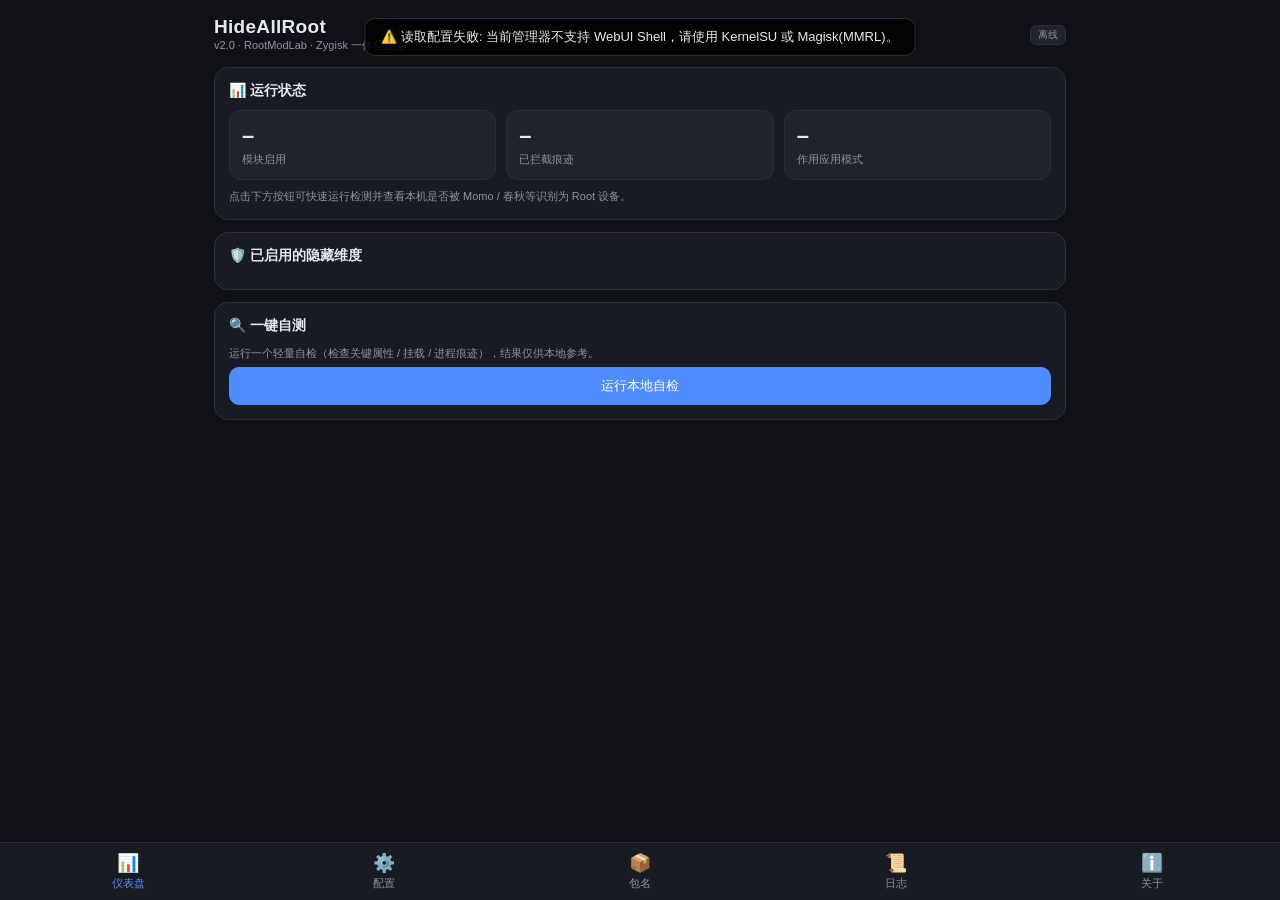
<file: webui/index.html>
<!DOCTYPE html>
<html lang="zh-CN">
<head>
<meta charset="UTF-8">
<meta name="viewport" content="width=device-width, initial-scale=1.0, maximum-scale=1.0, user-scalable=no">
<title>HideAllRoot v2.0</title>
<style>
  :root{
    --bg:#0f1115; --panel:#181b22; --panel2:#1f232c; --line:#2a2f3a;
    --txt:#e6e9ef; --muted:#8b93a3; --accent:#4f8cff; --accent2:#22c55e;
    --danger:#ef4444; --warn:#f59e0b; --radius:14px;
  }
  *{box-sizing:border-box;-webkit-tap-highlight-color:transparent}
  html,body{margin:0;padding:0;background:var(--bg);color:var(--txt);
    font-family:-apple-system,BlinkMacSystemFont,"Segoe UI",Roboto,"PingFang SC","Microsoft YaHei",sans-serif;
    font-size:14px;-webkit-text-size-adjust:100%}
  .app{max-width:880px;margin:0 auto;padding:16px 14px 96px}
  header{display:flex;align-items:center;justify-content:space-between;margin-bottom:14px}
  header .title{font-size:19px;font-weight:700;letter-spacing:.3px}
  header .sub{font-size:11px;color:var(--muted)}
  .tabs{position:fixed;left:0;right:0;bottom:0;display:flex;background:var(--panel);
    border-top:1px solid var(--line);z-index:20}
  .tabs .tab{flex:1;text-align:center;padding:9px 2px;font-size:11px;color:var(--muted);
    cursor:pointer;border:0;background:transparent}
  .tabs .tab .ic{font-size:18px;display:block;margin-bottom:2px}
  .tabs .tab.active{color:var(--accent)}
  .page{display:none;animation:fade .18s ease}
  .page.active{display:block}
  @keyframes fade{from{opacity:0;transform:translateY(4px)}to{opacity:1;transform:none}}
  .card{background:var(--panel);border:1px solid var(--line);border-radius:var(--radius);
    padding:14px;margin-bottom:12px}
  .card h3{margin:0 0 10px;font-size:14px;font-weight:600;display:flex;align-items:center;gap:8px}
  .row{display:flex;align-items:center;justify-content:space-between;padding:9px 0;
    border-bottom:1px solid var(--line)}
  .row:last-child{border-bottom:0}
  .row .label{font-size:13px}
  .row .desc{font-size:11px;color:var(--muted);margin-top:2px;max-width:78%}
  /* switch */
  .sw{position:relative;width:46px;height:26px;flex:0 0 auto}
  .sw input{display:none}
  .sw .slider{position:absolute;inset:0;background:var(--panel2);border:1px solid var(--line);
    border-radius:20px;transition:.2s;cursor:pointer}
  .sw .slider:before{content:"";position:absolute;width:20px;height:20px;left:3px;top:2px;
    background:#6b7280;border-radius:50%;transition:.2s}
  .sw input:checked + .slider{background:var(--accent)}
  .sw input:checked + .slider:before{transform:translateX(20px);background:#fff}
  .btn{display:inline-block;padding:9px 14px;border-radius:10px;border:1px solid var(--line);
    background:var(--panel2);color:var(--txt);font-size:13px;cursor:pointer;text-align:center}
  .btn.primary{background:var(--accent);border-color:var(--accent);color:#fff}
  .btn.green{background:var(--accent2);border-color:var(--accent2);color:#04210f;font-weight:600}
  .btn.block{width:100%;margin-top:6px}
  .btn:active{opacity:.8}
  textarea,input.txt{width:100%;background:var(--panel2);border:1px solid var(--line);
    color:var(--txt);border-radius:10px;padding:9px;font-size:13px;font-family:ui-monospace,Menlo,monospace}
  textarea{min-height:96px;resize:vertical}
  .pill{display:inline-block;padding:3px 9px;border-radius:20px;font-size:11px;
    background:var(--panel2);border:1px solid var(--line);margin:3px 4px 3px 0}
  .pill.on{background:rgba(34,197,94,.15);border-color:var(--accent2);color:var(--accent2)}
  .stat{display:flex;gap:10px;flex-wrap:wrap}
  .stat .box{flex:1;min-width:120px;background:var(--panel2);border:1px solid var(--line);
    border-radius:12px;padding:12px}
  .stat .box .n{font-size:22px;font-weight:700}
  .stat .box .t{font-size:11px;color:var(--muted);margin-top:3px}
  .log{background:#0b0d11;border:1px solid var(--line);border-radius:10px;padding:10px;
    font-family:ui-monospace,Menlo,monospace;font-size:11.5px;color:#b9e0c0;
    white-space:pre-wrap;word-break:break-all;max-height:300px;overflow:auto}
  .badge{font-size:10px;padding:2px 7px;border-radius:6px;background:var(--panel2);
    border:1px solid var(--line);color:var(--muted)}
  .badge.ok{color:var(--accent2);border-color:var(--accent2)}
  .toast{position:fixed;left:50%;top:18px;transform:translateX(-50%);background:#000d;
    border:1px solid var(--line);padding:9px 16px;border-radius:10px;font-size:13px;
    z-index:50;opacity:0;transition:.25s;pointer-events:none}
  .toast.show{opacity:1}
  .hint{font-size:11px;color:var(--muted);margin-top:8px;line-height:1.5}
  .seg{display:flex;border:1px solid var(--line);border-radius:10px;overflow:hidden}
  .seg button{flex:1;padding:8px;background:var(--panel2);border:0;color:var(--muted);
    font-size:12px;cursor:pointer}
  .seg button.on{background:var(--accent);color:#fff}
</style>
</head>
<body>
<div class="app">
  <header>
    <div>
      <div class="title">HideAllRoot</div>
      <div class="sub">v2.0 · RootModLab · Zygisk 一体化隐藏</div>
    </div>
    <div id="statusBadge" class="badge">检测中…</div>
  </header>

  <!-- 仪表盘 -->
  <section class="page active" id="page-dash">
    <div class="card">
      <h3>📊 运行状态</h3>
      <div class="stat">
        <div class="box"><div class="n" id="stModule">–</div><div class="t">模块启用</div></div>
        <div class="box"><div class="n" id="stTraces">–</div><div class="t">已拦截痕迹</div></div>
        <div class="box"><div class="n" id="stTarget">–</div><div class="t">作用应用模式</div></div>
      </div>
      <div class="hint" id="dashHint">点击下方按钮可快速运行检测并查看本机是否被 Momo / 春秋等识别为 Root 设备。</div>
    </div>
    <div class="card">
      <h3>🛡️ 已启用的隐藏维度</h3>
      <div id="dashTags"></div>
    </div>
    <div class="card">
      <h3>🔍 一键自测</h3>
      <div class="hint">运行一个轻量自检（检查关键属性 / 挂载 / 进程痕迹），结果仅供本地参考。</div>
      <button class="btn block primary" id="btnSelftest">运行本地自检</button>
      <div class="log" id="selftestLog" style="display:none"></div>
    </div>
  </section>

  <!-- 配置中心 -->
  <section class="page" id="page-config">
    <div class="card">
      <h3>⚙️ 隐藏维度开关</h3>
      <div id="configRows"></div>
    </div>
    <div class="card">
      <h3>🎯 作用范围</h3>
      <div class="row">
        <div>
          <div class="label">目标模式</div>
          <div class="desc">0=全部应用 · 1=仅检测工具 · 2=仅自定义包名</div>
        </div>
      </div>
      <div class="seg" id="targetSeg">
        <button data-v="0">全部应用</button>
        <button data-v="1">仅检测工具</button>
        <button data-v="2">仅自定义</button>
      </div>
      <div class="hint" id="targetHint"></div>
    </div>
    <button class="btn block green" id="btnSaveConfig">保存配置</button>
  </section>

  <!-- 包名管理 -->
  <section class="page" id="page-pkg">
    <div class="card">
      <h3>📦 检测工具包名 (DETECT_PKGS)</h3>
      <div class="hint">TARGET_MODE=1 时，仅对这些应用隐藏。每行一个，逗号分隔。</div>
      <textarea id="targetPkgs"></textarea>
    </div>
    <div class="card">
      <h3>📲 自定义包名 (CUSTOM_PKGS)</h3>
      <div class="hint">TARGET_MODE=2 时，仅对这些应用隐藏。</div>
      <textarea id="customPkgs"></textarea>
    </div>
    <button class="btn block green" id="btnSavePkgs">保存包名</button>
  </section>

  <!-- 日志 -->
  <section class="page" id="page-log">
    <div class="card">
      <h3>📜 配置预览</h3>
      <div class="log" id="cfgView">加载中…</div>
      <button class="btn block" id="btnReloadCfg" style="margin-top:10px">重新读取配置</button>
    </div>
    <div class="card">
      <h3>🖥️ 运行日志 (logcat)</h3>
      <div class="hint">过滤 HideAllRoot 标签的最近日志。</div>
      <button class="btn block" id="btnLogcat">抓取 logcat</button>
      <div class="log" id="logcatView" style="display:none"></div>
    </div>
  </section>

  <!-- 关于 -->
  <section class="page" id="page-about">
    <div class="card">
      <h3>ℹ️ 关于 HideAllRoot v2.0</h3>
      <div class="row"><div class="label">版本</div><div class="badge">v2.0 (versionCode 10)</div></div>
      <div class="row"><div class="label">作者</div><div class="badge">RootModLab</div></div>
      <div class="row"><div class="label">引擎</div><div class="badge">VFS 卸载 + PLT Hook 双引擎</div></div>
      <div class="row"><div class="label">兼容</div><div class="badge">Magisk 25+ / KSU+ZN / APatch+ZN</div></div>
      <div class="hint" style="margin-top:10px;line-height:1.7">
        HideAllRoot 通过 Zygisk 在应用进程内重写底层 libc 调用与直接 syscall，
        覆盖文件访问、属性、进程枚举、maps、挂载点、守护进程 socket、环境变量、
        SELinux context 与反调试等维度，对抗 Momo / Ruru / 春秋(SpringRoot) /
        RootBeer / Play Integrity 检测。所有行为由
        <code>/data/adb/hideallroot/config.conf</code> 驱动，可经本面板即时调整。
      </div>
    </div>
    <div class="card">
      <h3>⚠️ 合规与免责</h3>
      <div class="hint" style="line-height:1.7">
        本项目为开源安全研究工具，遵循 Magisk 通用模块规范。请仅在你拥有或获授权的设备上使用，
        遵守所在地区法律法规。模块不修改系统分区、不植入后门，深度隐藏均在应用进程命名空间内完成。
      </div>
    </div>
    <div class="card">
      <h3>🔗 仓库</h3>
      <div class="hint">https://github.com/AceGuru-mjh/RootModLab</div>
    </div>
  </section>
</div>

<nav class="tabs" id="tabs">
  <button class="tab active" data-page="dash"><span class="ic">📊</span>仪表盘</button>
  <button class="tab" data-page="config"><span class="ic">⚙️</span>配置</button>
  <button class="tab" data-page="pkg"><span class="ic">📦</span>包名</button>
  <button class="tab" data-page="log"><span class="ic">📜</span>日志</button>
  <button class="tab" data-page="about"><span class="ic">ℹ️</span>关于</button>
</nav>

<div class="toast" id="toast"></div>
<script src="main.js"></script>
</body>
</html>
</file>
